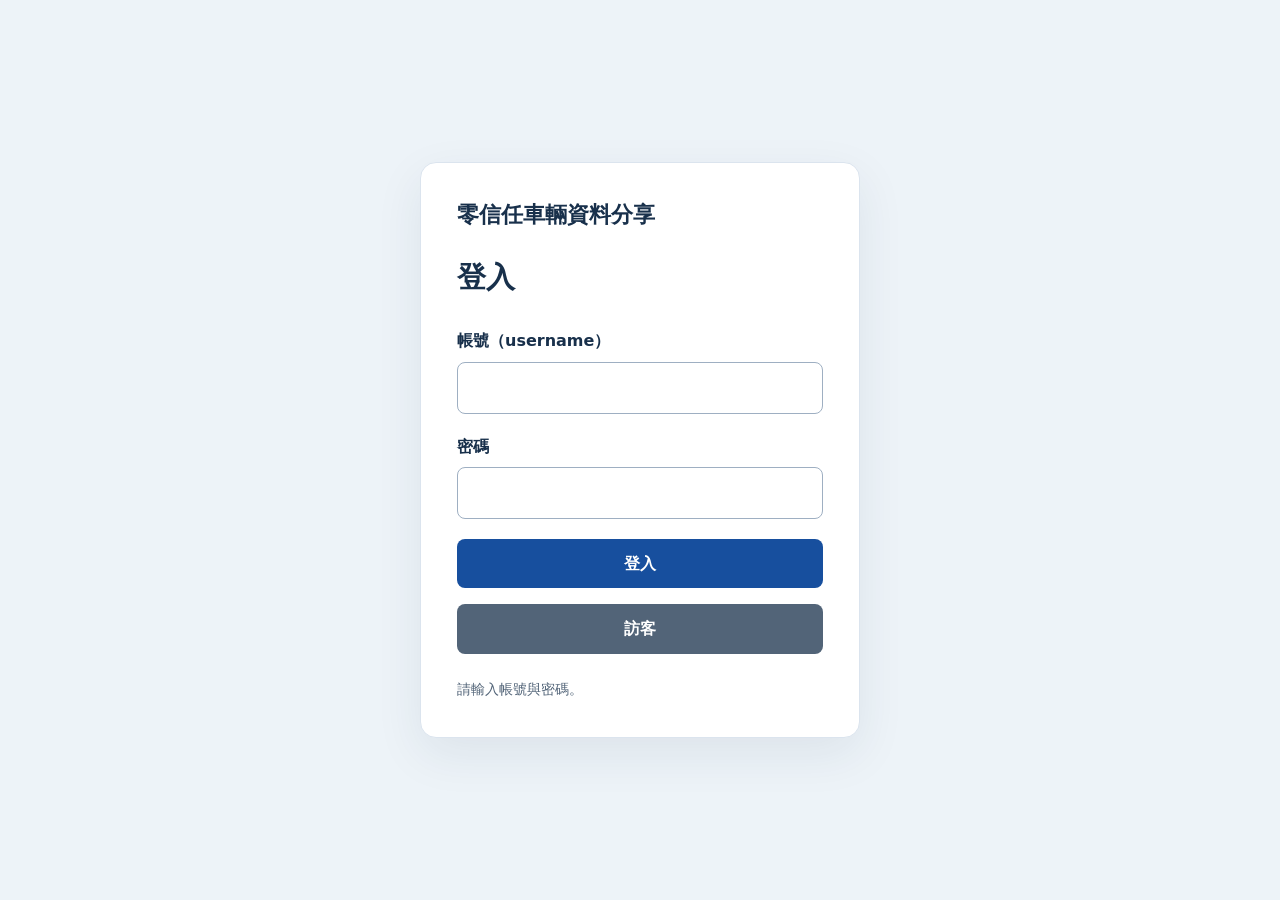
<file: frontend/index.html>
<!DOCTYPE html>
<html lang="zh-Hant">
<head>
    <meta charset="UTF-8">
    <meta name="viewport" content="width=device-width, initial-scale=1.0">
    <title>登入導向｜零信任車輛資料分享</title>
    <link rel="stylesheet" href="style.css">
    <script src="app.js" defer></script>
</head>
<body>
    <main id="role-router">
        <h1>零信任車輛資料分享</h1>
        <p id="message" role="status" aria-live="polite">正在確認身份並前往你的工作區…</p>
        <noscript>請啟用 JavaScript 以導向工作區。</noscript>
    </main>
</body>
</html>
</file>
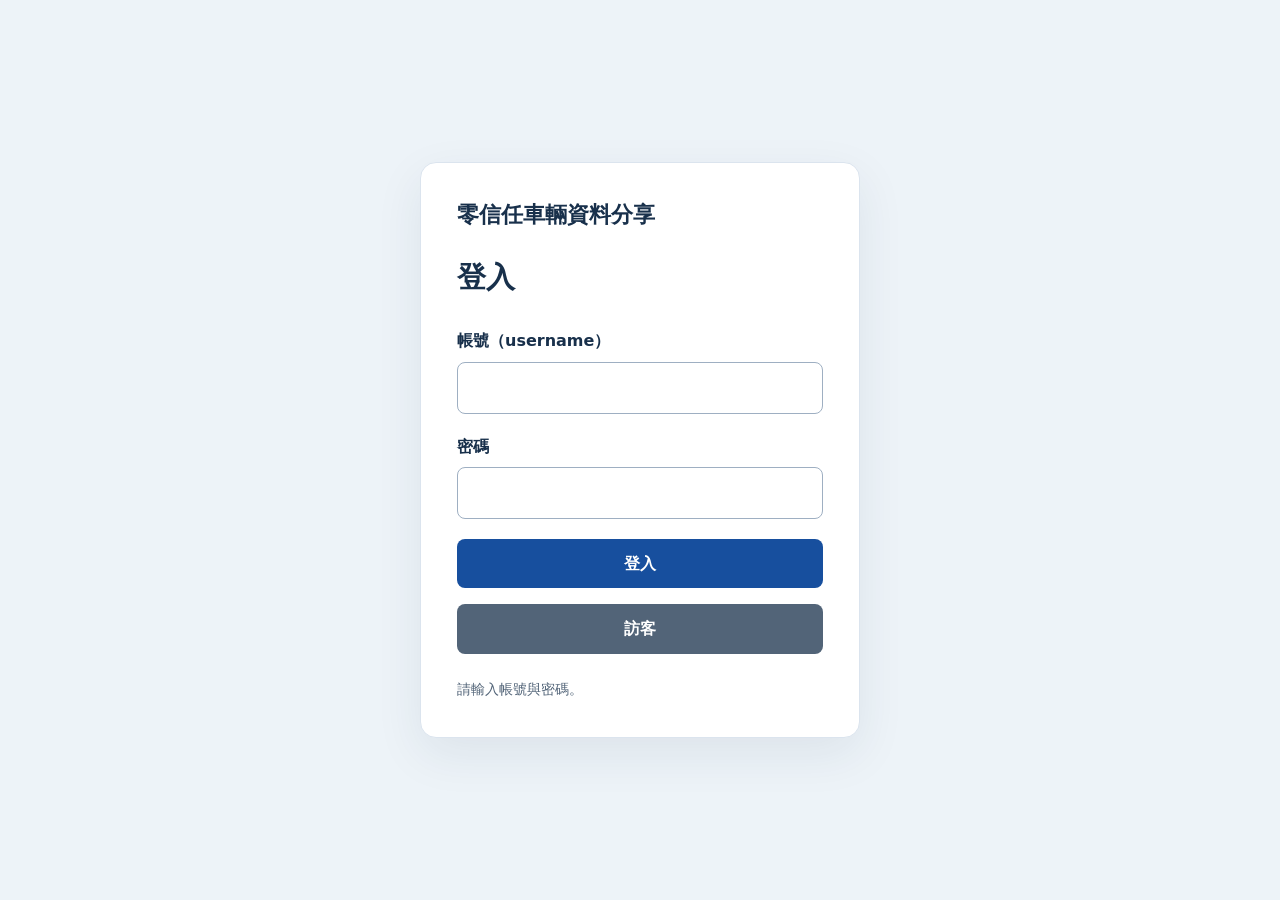
<file: frontend/admin.html>
<!DOCTYPE html>
<html lang="zh-Hant">
<head>
    <meta charset="UTF-8">
    <meta name="viewport" content="width=device-width, initial-scale=1.0">
    <title>系統管理者工作區｜零信任車輛資料分享</title>
    <link rel="stylesheet" href="style.css">
    <script src="app.js" defer></script>
</head>
<body data-role="admin">
    <main class="dashboard">
        <h1>零信任車輛資料分享</h1>
        <section id="profile" hidden aria-label="目前使用者">
            <p class="account-row"><span>帳號</span><strong id="current-username"></strong></p>
            <p class="account-row"><span>角色</span><strong id="current-role"></strong></p>
            <button id="logout" type="button">登出</button>
        </section>
        <section id="workspace" hidden aria-label="系統管理者工作區">
            <h2>系統管理者工作區</h2>
            <p>維護帳號、網站與資料查詢</p>
            <ul class="access-list"><li>可依車牌、時間、位置與速度查詢</li><li>位置與速度預設模糊</li><li>A OTP 解鎖位置；B OTP 解鎖速度</li></ul>
            <div class="metric-grid"><div class="metric-card"><span>網站狀態</span>
<div class="metric-details" id="admin-site-status">
<span>會員數：<strong id="admin-member-count">—</strong></span>
<span>車輛數：<strong id="admin-vehicle-count">—</strong></span>
<span>身分數：<strong id="admin-role-count">—</strong></span>
</div>
<small id="admin-site-status-note">正在載入資料…</small></div></div>
            <div class="role-grid">
<section class="feature-card">
<h3>帳號管理</h3>
<p>輸入帳號（username），查看身分與 email。</p>
<form id="admin-account-form">
<label for="admin-0-0">帳號</label>
<input id="admin-0-0" name="username" type="text" maxlength="50" autocomplete="off" placeholder="請輸入帳號" required>
<div class="preview-actions"><button id="admin-account-submit" type="submit">查看帳號</button></div>
</form>
<div id="admin-account-result" hidden>
<p class="account-row"><span>帳號</span><strong id="admin-account-username"></strong></p>
<p class="account-row"><span>身分</span><strong id="admin-account-role"></strong></p>
<p class="account-row"><span>Email</span><strong id="admin-account-email"></strong></p>
</div>
<p id="admin-account-message" role="status" aria-live="polite"></p>
</section>
<section class="feature-card">
<h3>資料查詢</h3>
<p>依條件查看資料。</p>
<p>車牌必填；可另加速度範圍，速度下限與上限必須一起填寫。查無資料時不提供下載。</p>
<div class="input-pair">
<div><label for="admin-min-speed">速度下限（km/h）</label><input id="admin-min-speed" type="number" min="0" max="300" step="0.1" placeholder="例如 20"></div>
<div><label for="admin-max-speed">速度上限（km/h）</label><input id="admin-max-speed" type="number" min="0" max="300" step="0.1" placeholder="例如 60"></div>
</div>
<label for="admin-query-plate">車牌</label>
<input id="admin-query-plate" type="text" maxlength="32" autocomplete="off" placeholder="例如 V00000">
<p id="admin-available-range">正在載入可查詢時間…</p>
<label for="admin-query-start">開始時間</label>
<input id="admin-query-start" type="datetime-local" step="1">
<label for="admin-query-end">結束時間</label>
<input id="admin-query-end" type="datetime-local" step="1">
<div class="preview-actions"><button id="admin-query-download" type="button">申請資料下載 OTP</button></div>

</section>
<section class="feature-card">
<h3>OTP 申請</h3>
<p>精準位置由主管 A OTP 解鎖，精準速度由主管 B OTP 解鎖。</p>
<p>車牌必填；選擇時間時，開始與結束時間必須一起填寫。</p>
<p>清空兩個時間時使用該車完整資料時間。查無資料時不提供申請或下載。</p>
<form id="admin-otp-form">
<label for="admin-otp-plate">車牌</label>
<input id="admin-otp-plate" name="plate" type="text" maxlength="32" autocomplete="off" placeholder="例如 V00000">
<p id="admin-otp-available-range">正在載入可申請時間…</p>
<label for="admin-otp-start">開始時間</label>
<input id="admin-otp-start" name="start" type="datetime-local" step="1">
<label for="admin-otp-end">結束時間</label>
<input id="admin-otp-end" name="end" type="datetime-local" step="1">
<div class="preview-actions">
<button id="admin-otp-location-submit" type="submit" name="data_type" value="location">送出申請精準位置</button>
<button id="admin-otp-speed-submit" type="submit" name="data_type" value="speed">送出申請精準速度</button>
</div>
</form>
<div id="admin-otp-entry" class="otp-entry" hidden>
<label id="admin-otp-label" for="admin-otp-code">OTP</label>
<input id="admin-otp-code" type="text" inputmode="numeric" pattern="[0-9]*" maxlength="6" autocomplete="one-time-code" placeholder="請輸入 6 位數 OTP">
<button id="admin-otp-verify" type="button">送出 OTP</button>
</div>
<p id="admin-otp-message" role="status" aria-live="polite"></p>
</section>
            </div>
        </section>
        <p id="message" role="status" aria-live="polite">正在驗證登入身份…</p>
        <noscript>請啟用 JavaScript 以驗證登入身份。</noscript>
    </main>
</body>
</html>
</file>
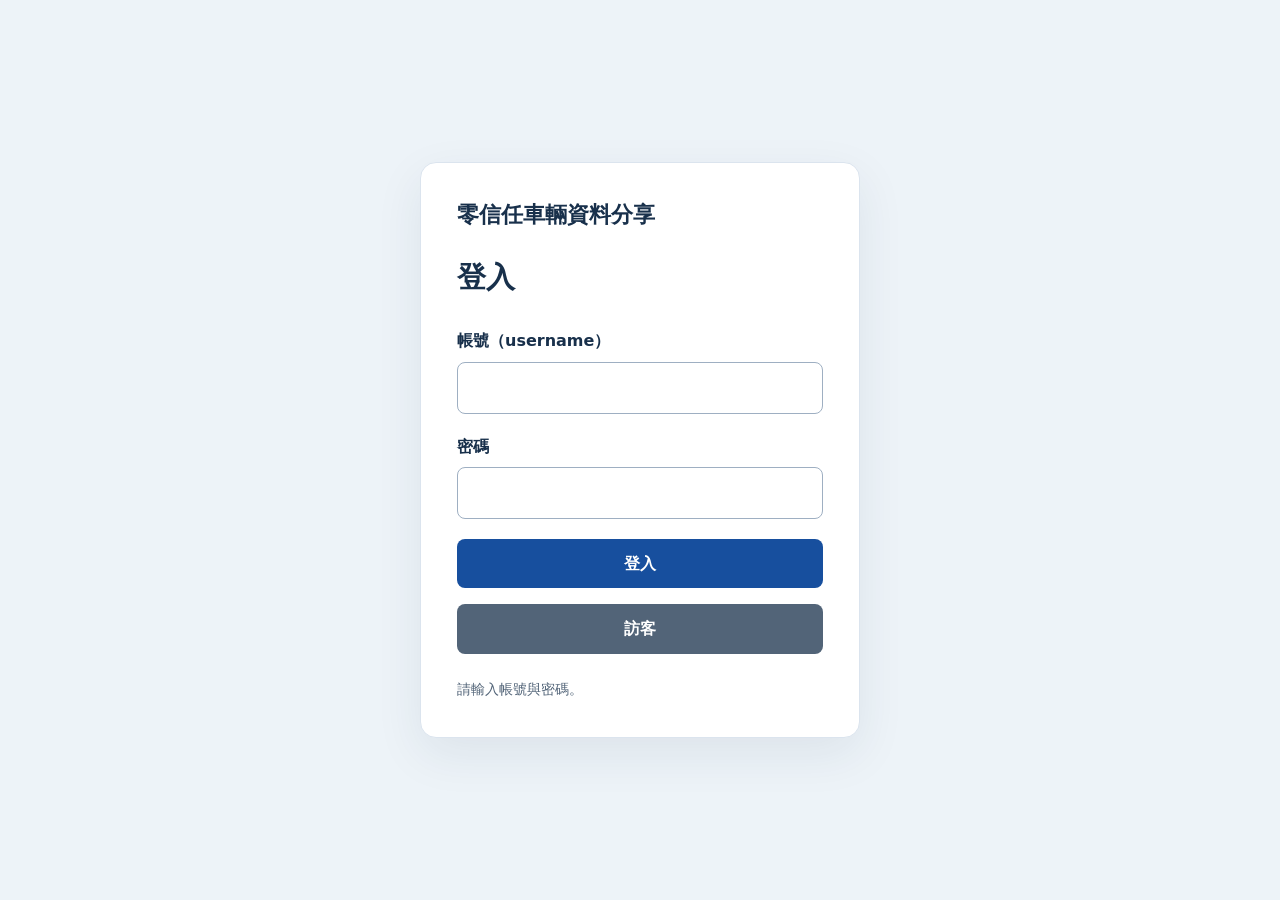
<file: frontend/login.html>
<!DOCTYPE html>
<html lang="zh-Hant">
<head>
    <meta charset="UTF-8">
    <meta name="viewport" content="width=device-width, initial-scale=1.0">
    <title>登入｜零信任車輛資料分享</title>
    <link rel="stylesheet" href="style.css">
    <script src="app.js" defer></script>
</head>
<body>
    <main>
        <h1>零信任車輛資料分享</h1>
        <h2>登入</h2>

        <!-- JavaScript 載入後才啟用提交，避免未攔截的表單送出。 -->
        <form id="login-form" method="post">
            <p>
                <label for="username">帳號（username）</label>
                <input id="username" name="username" type="text"
                       autocomplete="username" maxlength="50" required>
            </p>
            <p>
                <label for="password">密碼</label>
                <input id="password" name="password" type="password"
                       autocomplete="current-password" required>
            </p>
            <button type="button" disabled>登入（等待 JavaScript 載入）</button>
        </form>

        <p class="public-entry"><a class="button-link" href="visitor.html">訪客</a></p>

        <p id="message" role="status" aria-live="polite">
            正在載入登入功能，請確認瀏覽器已啟用 JavaScript。
        </p>
    </main>
</body>
</html>
</file>
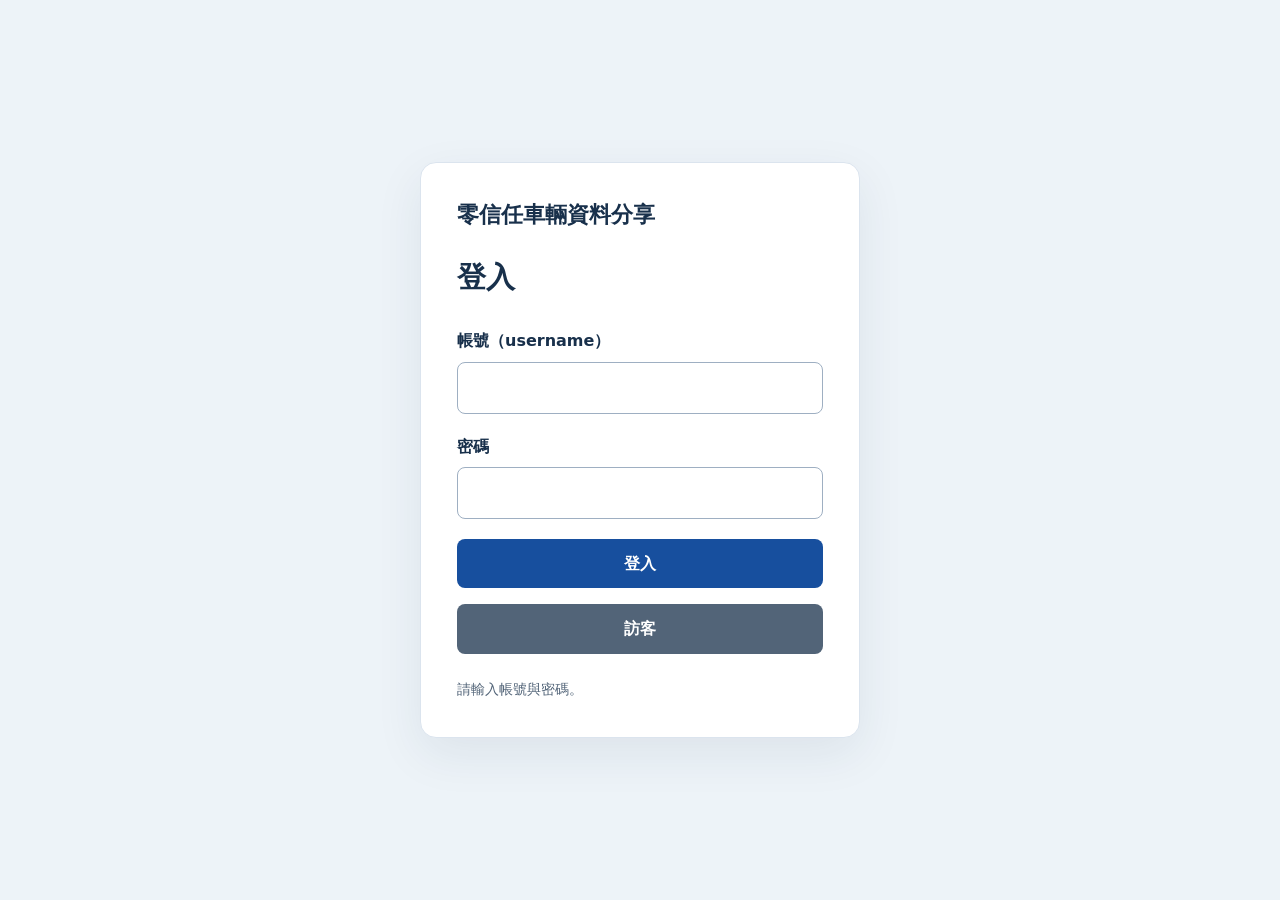
<file: frontend/owner.html>
<!DOCTYPE html>
<html lang="zh-Hant">
<head>
    <meta charset="UTF-8">
    <meta name="viewport" content="width=device-width, initial-scale=1.0">
    <title>車主工作區｜零信任車輛資料分享</title>
    <link rel="stylesheet" href="style.css">
    <script src="app.js" defer></script>
</head>
<body data-role="owner">
    <main class="dashboard">
        <h1>零信任車輛資料分享</h1>
        <section id="profile" hidden aria-label="目前使用者">
            <p class="account-row"><span>帳號</span><strong id="current-username"></strong></p>
            <p class="account-row"><span>角色</span><strong id="current-role"></strong></p>
            <button id="logout" type="button">登出</button>
        </section>
        <section id="workspace" hidden aria-label="車主工作區">
            <h2>車主工作區</h2>
            <p>查詢自己的車牌資料</p>
            <p class="preview-notice">位置資料會移除每趟行程首尾，並以加入固定隨機偏移的近似經緯度呈現；下載內容不包含原始 GPS 座標。</p>
            <ul class="access-list"><li>只能查詢本人綁定的車牌</li><li>時間可留白，代表查詢全部模擬期間</li></ul>
            
            <div class="role-grid">
<section class="feature-card">
<h3>我的車牌資料</h3>
<p>輸入本人綁定的車牌，選擇要下載的位置或速度資料。</p>
<label for="owner-plate">車牌</label>
<input id="owner-plate" type="text" maxlength="32" autocomplete="off" placeholder="例如 V00000" required>
<p id="owner-available-range">正在載入可查詢時間…</p>
<label for="owner-start">開始時間（選填）</label>
<input id="owner-start" type="datetime-local" step="1">
<label for="owner-end">結束時間（選填）</label>
<input id="owner-end" type="datetime-local" step="1">
<div class="preview-actions">
<button type="button" data-owner-export="location">申請模糊位置下載 OTP</button>
<button type="button" data-owner-export="speed">申請模糊速度下載 OTP</button>
</div>
</section>
            </div>
        </section>
        <p id="message" role="status" aria-live="polite">正在驗證登入身份…</p>
        <noscript>請啟用 JavaScript 以驗證登入身份。</noscript>
    </main>
</body>
</html>
</file>
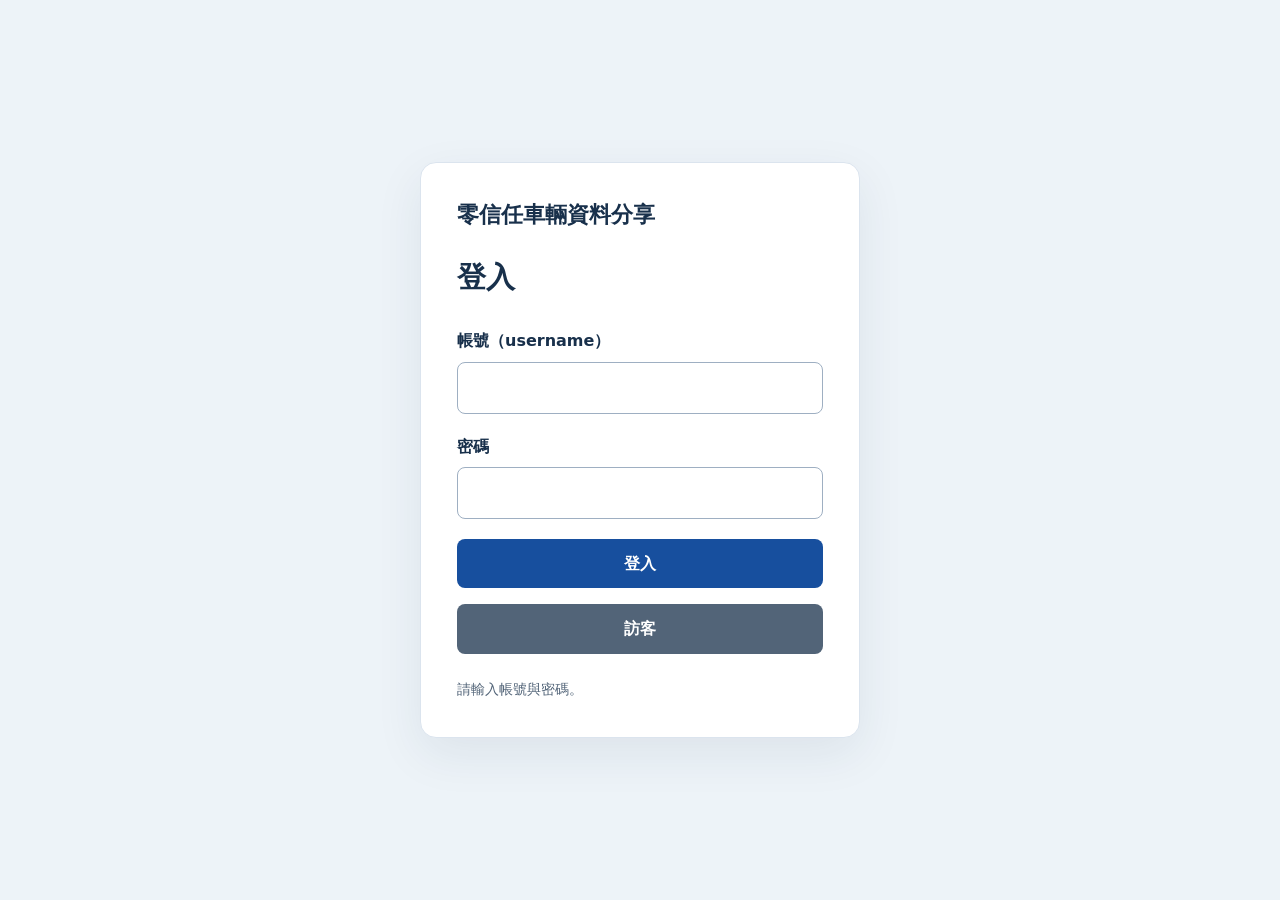
<file: frontend/police.html>
<!DOCTYPE html>
<html lang="zh-Hant">
<head>
    <meta charset="UTF-8">
    <meta name="viewport" content="width=device-width, initial-scale=1.0">
    <title>警方工作區｜零信任車輛資料分享</title>
    <link rel="stylesheet" href="style.css">
    <script src="app.js" defer></script>
</head>
<body data-role="police">
    <main class="dashboard">
        <h1>零信任車輛資料分享</h1>
        <section id="profile" hidden aria-label="目前使用者">
            <p class="account-row"><span>帳號</span><strong id="current-username"></strong></p>
            <p class="account-row"><span>角色</span><strong id="current-role"></strong></p>
            <button id="logout" type="button">登出</button>
        </section>
        <section id="workspace" hidden aria-label="警方工作區">
            <h2>警方工作區</h2>
            <p>肇逃、事故案件調查</p>
            <p class="preview-notice">精準資料需透過 Email OTP 驗證；左側模糊資料下載按鈕仍為介面展示。</p>
            <ul class="access-list"><li>依車牌與時間查詢</li><li>時間精準，位置與速度預設模糊</li><li>Email OTP 驗證後解鎖授權欄位</li></ul>
            
            <div class="role-grid">
<section class="feature-card">
<h3>資料查詢</h3>
<p>填寫車牌與時間條件。</p>
<label for="police-0-1">車牌</label>
<input id="police-0-1" type="text" placeholder="請輸入車牌">
<label for="police-0-2">開始時間</label>
<input id="police-0-2" type="datetime-local">
<label for="police-0-3">結束時間</label>
<input id="police-0-3" type="datetime-local">
<div class="preview-actions"><button type="button" data-preview>下載模糊位置 CSV</button>
<button type="button" data-preview>下載模糊速度 CSV</button></div>

</section>
<section class="feature-card">
<h3>OTP 申請</h3>
<p>精準位置與精準速度分別申請 Email OTP。</p>
<p>車牌必填，並選擇完整的開始與結束時間。</p>
<form id="police-otp-form">
<label for="police-otp-plate">車牌</label>
<input id="police-otp-plate" name="plate" type="text" maxlength="32" autocomplete="off" placeholder="例如 V00000">
<p id="police-otp-available-range">正在載入可申請時間…</p>
<label for="police-otp-start">開始時間</label>
<input id="police-otp-start" name="start" type="datetime-local" step="1">
<label for="police-otp-end">結束時間</label>
<input id="police-otp-end" name="end" type="datetime-local" step="1">
<div id="police-otp-request-actions" class="preview-actions">
<button type="submit" name="data_type" value="location">送出申請精準位置</button>
<button type="submit" name="data_type" value="speed">送出申請精準速度</button>
</div>
</form>
<div id="police-otp-entry" class="otp-entry" hidden>
<label id="police-otp-label" for="police-otp-code">Email OTP</label>
<input id="police-otp-code" type="text" inputmode="numeric" pattern="[0-9]*" maxlength="6" autocomplete="one-time-code" placeholder="請輸入 6 位數 Email OTP">
<button id="police-otp-submit" type="button">送出 OTP</button>
</div>
<p id="police-otp-message" role="status" aria-live="polite"></p>

</section>
            </div>
        </section>
        <p id="message" role="status" aria-live="polite">正在驗證登入身份…</p>
        <noscript>請啟用 JavaScript 以驗證登入身份。</noscript>
    </main>
</body>
</html>
</file>
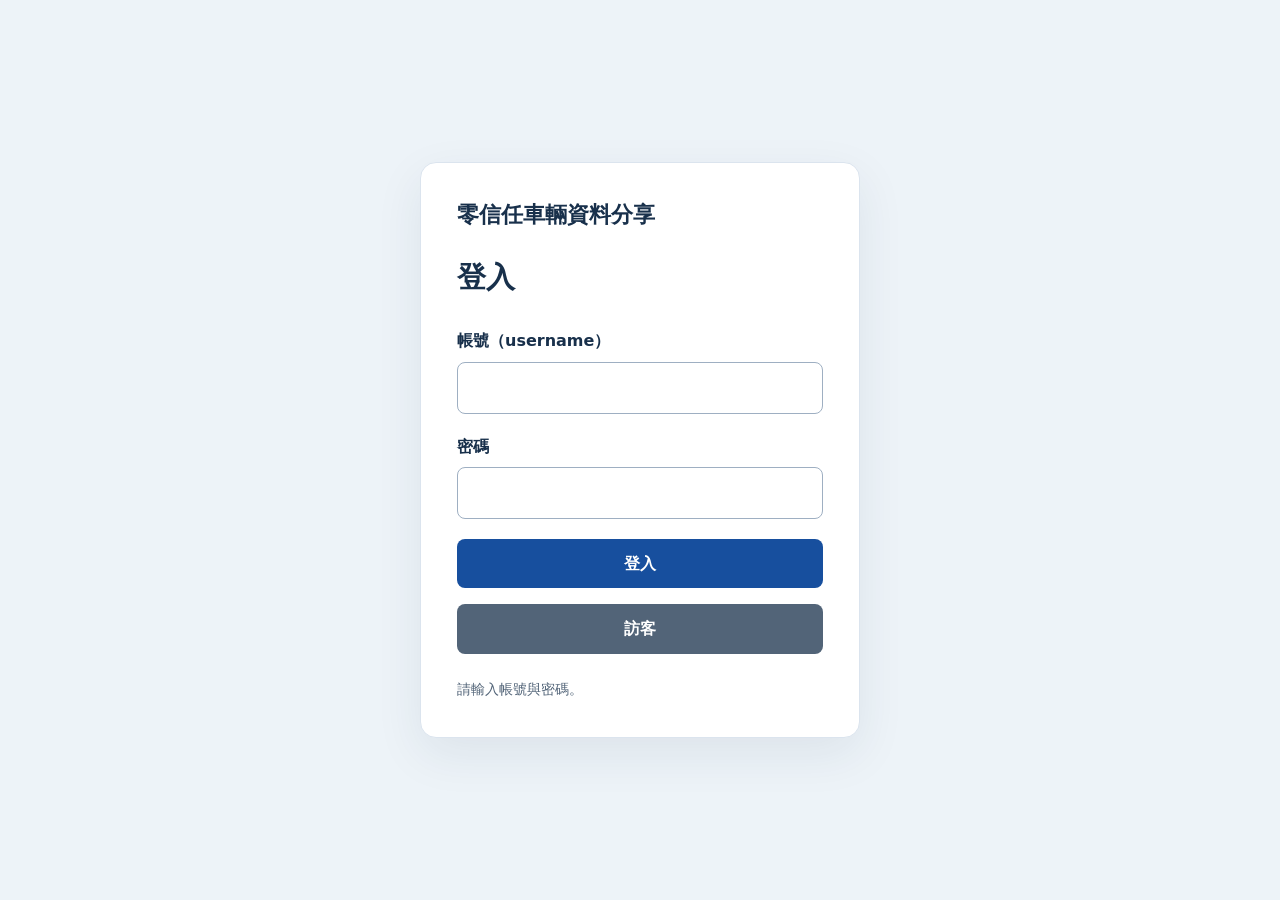
<file: frontend/researcher.html>
<!DOCTYPE html>
<html lang="zh-Hant">
<head>
    <meta charset="UTF-8">
    <meta name="viewport" content="width=device-width, initial-scale=1.0">
    <title>交通研究者工作區｜零信任車輛資料分享</title>
    <link rel="stylesheet" href="style.css">
    <script src="app.js" defer></script>
</head>
<body data-role="researcher">
    <main class="dashboard">
        <h1>零信任車輛資料分享</h1>
        <section id="profile" hidden aria-label="目前使用者">
            <p class="account-row"><span>帳號</span><strong id="current-username"></strong></p>
            <p class="account-row"><span>角色</span><strong id="current-role"></strong></p>
            <button id="logout" type="button">登出</button>
        </section>
        <section id="workspace" hidden aria-label="交通研究者工作區">
            <h2>交通研究者工作區</h2>
            <p>研究車流與交通行為</p>
            <p class="preview-notice">介面展示：以下內容與操作尚未連接資料查詢、申請、審核或 OTP 服務。</p>
            <ul class="access-list"><li>只能依時間查詢</li><li>時間粗化、位置與速度模糊</li><li>車牌假名化，使用完整 PETs</li></ul>
            
            <div class="role-grid">
<section class="feature-card">
<h3>研究資料</h3>
<p>取得經隱私處理的研究資料，不提供指定車牌查詢。</p>
<p id="researcher-available-range">正在載入可查詢時間…</p>
<label for="researcher-start">開始時間</label>
<input id="researcher-start" type="datetime-local" step="1">
<label for="researcher-end">結束時間</label>
<input id="researcher-end" type="datetime-local" step="1">
<div class="preview-actions"><button id="researcher-download" type="button">查看研究資料</button></div>

</section>
            </div>
        </section>
        <p id="message" role="status" aria-live="polite">正在驗證登入身份…</p>
        <noscript>請啟用 JavaScript 以驗證登入身份。</noscript>
    </main>
</body>
</html>
</file>
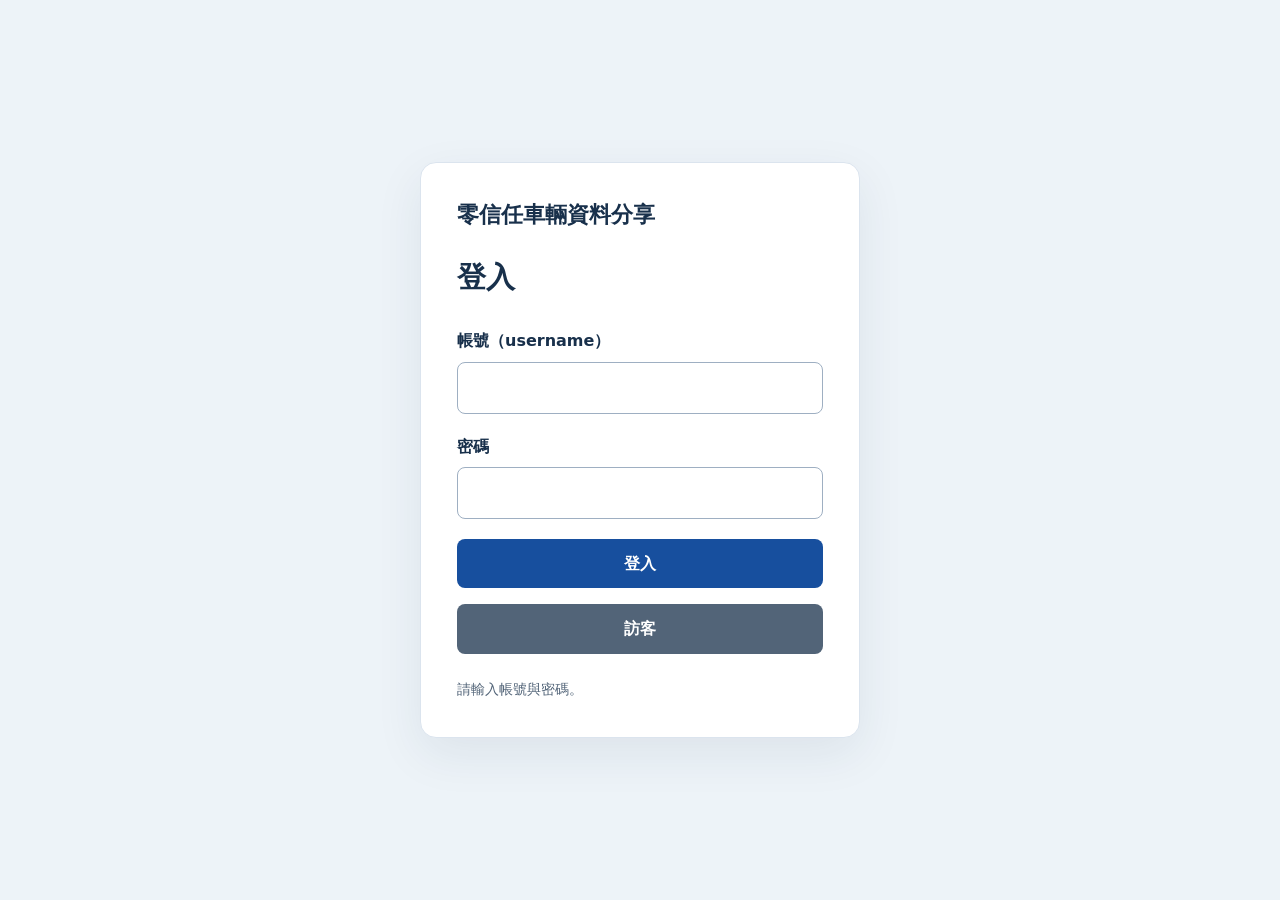
<file: frontend/supervisor_a.html>
<!DOCTYPE html>
<html lang="zh-Hant">
<head>
    <meta charset="UTF-8">
    <meta name="viewport" content="width=device-width, initial-scale=1.0">
    <title>主管 A工作區｜零信任車輛資料分享</title>
    <link rel="stylesheet" href="style.css">
    <script src="app.js" defer></script>
</head>
<body data-role="supervisor_a">
    <main class="dashboard">
        <h1>零信任車輛資料分享</h1>
        <section id="profile" hidden aria-label="目前使用者">
            <p class="account-row"><span>帳號</span><strong id="current-username"></strong></p>
            <p class="account-row"><span>角色</span><strong id="current-role"></strong></p>
            <button id="logout" type="button">登出</button>
        </section>
        <section id="workspace" hidden aria-label="主管 A工作區">
            <h2>主管 A工作區</h2>
            <p>查詢精準位置資料，並透過主管 B OTP 解鎖精準速度</p>
            <p class="preview-notice">OTP 驗證碼會寄至指定 Email，五分鐘內有效；資料申請尚未串接實際主管核准。</p>
            <ul class="access-list"><li>依車牌與時間查詢</li><li>時間與位置精準</li><li>速度預設模糊；主管 B OTP 解鎖</li></ul>
            
            <div class="role-grid">

<section class="feature-card">
<h3>精準速度使用申請</h3>
<p>說明使用目的及所需的車輛、時間範圍，透過 Email OTP 驗證後下載。</p>
<label for="supervisor_a-0-0">使用目的</label>
<input id="supervisor_a-0-0" type="text" placeholder="請輸入使用目的">
<label for="supervisor_a-0-1">車輛</label>
<input id="supervisor_a-0-1" type="text" placeholder="請輸入車輛">
<p id="supervisor-a-request-available-range">正在載入可申請時間…</p>
<label for="supervisor_a-0-2">開始時間</label>
<input id="supervisor_a-0-2" type="datetime-local" step="1">
<label for="supervisor_a-0-3">結束時間</label>
<input id="supervisor_a-0-3" type="datetime-local" step="1">
<div class="preview-actions"><button id="supervisor-a-request-submit" type="button">送出申請</button></div>
<div id="supervisor-a-otp-entry" class="otp-entry" hidden>
<input id="supervisor-a-otp-code" type="text" inputmode="numeric" pattern="[0-9]*" maxlength="6" autocomplete="one-time-code" aria-label="Email OTP" placeholder="請輸入 6 位數 OTP">
<button id="supervisor-a-otp-submit" type="button">送出 OTP</button>
</div>
</section>

<section class="feature-card">
<h3>位置資料查詢</h3>
<p>依車牌及時間查看位置資料。</p>
<p id="supervisor-a-available-range">正在載入可查詢時間…</p>
<label for="supervisor-a-plate">車牌</label>
<input id="supervisor-a-plate" type="text" maxlength="32" autocomplete="off" placeholder="例如 V00000">
<label for="supervisor-a-start">開始時間</label>
<input id="supervisor-a-start" type="datetime-local" step="1">
<label for="supervisor-a-end">結束時間</label>
<input id="supervisor-a-end" type="datetime-local" step="1">
<div class="preview-actions"><button id="supervisor-a-download" type="button">申請精準位置下載 OTP</button></div>

</section>
            </div>
        </section>
        <p id="message" role="status" aria-live="polite">正在驗證登入身份…</p>
        <noscript>請啟用 JavaScript 以驗證登入身份。</noscript>
    </main>
</body>
</html>
</file>
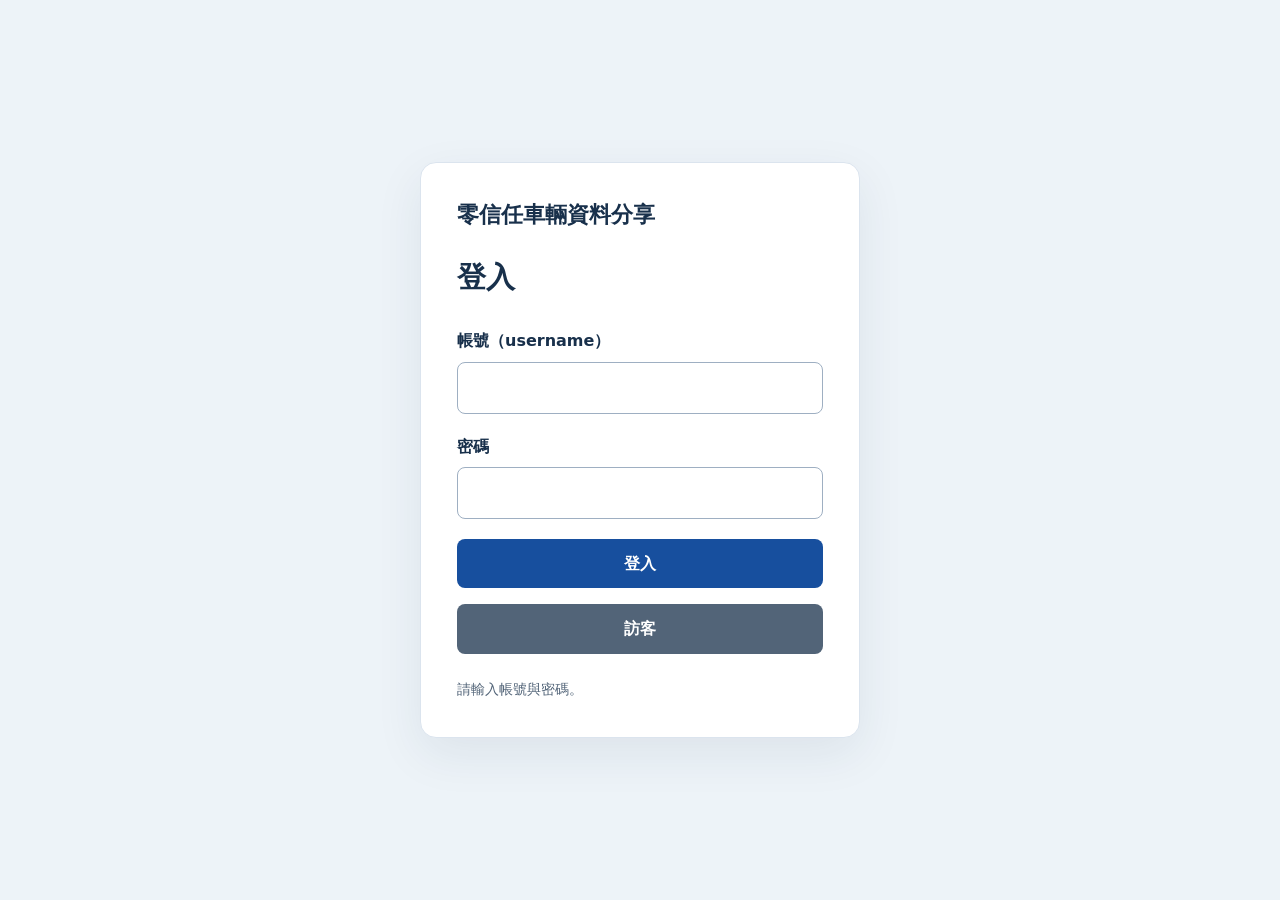
<file: frontend/supervisor_b.html>
<!DOCTYPE html>
<html lang="zh-Hant">
<head>
    <meta charset="UTF-8">
    <meta name="viewport" content="width=device-width, initial-scale=1.0">
    <title>主管 B工作區｜零信任車輛資料分享</title>
    <link rel="stylesheet" href="style.css">
    <script src="app.js" defer></script>
</head>
<body data-role="supervisor_b">
    <main class="dashboard">
        <h1>零信任車輛資料分享</h1>
        <section id="profile" hidden aria-label="目前使用者">
            <p class="account-row"><span>帳號</span><strong id="current-username"></strong></p>
            <p class="account-row"><span>角色</span><strong id="current-role"></strong></p>
            <button id="logout" type="button">登出</button>
        </section>
        <section id="workspace" hidden aria-label="主管 B工作區">
            <h2>主管 B工作區</h2>
            <p>查詢精準速度資料，並透過主管 A OTP 解鎖精準位置</p>
            <ul class="access-list"><li>依車牌與時間查詢</li><li>時間與速度精準</li><li>位置預設模糊；主管 A OTP 解鎖</li></ul>
            
            <div class="role-grid">

<section class="feature-card">
<h3>精準位置使用申請</h3>
<p>說明使用目的及所需的車輛、時間範圍，送出後輸入主管 A OTP 取得精準位置。</p>
<label for="supervisor_b-0-0">使用目的</label>
<input id="supervisor_b-0-0" type="text" placeholder="請輸入使用目的">
<label for="supervisor_b-0-1">車輛</label>
<input id="supervisor_b-0-1" type="text" placeholder="請輸入車輛">
<p id="supervisor-b-request-available-range">正在載入可申請時間…</p>
<label for="supervisor_b-0-2">開始時間</label>
<input id="supervisor_b-0-2" type="datetime-local" step="1">
<label for="supervisor_b-0-3">結束時間</label>
<input id="supervisor_b-0-3" type="datetime-local" step="1">
<div class="preview-actions"><button id="supervisor-b-request-submit" type="button">送出申請</button></div>
<div id="supervisor-b-otp-entry" class="otp-entry" hidden>
<input id="supervisor-b-otp-code" type="text" inputmode="numeric" pattern="[0-9]*" maxlength="6" autocomplete="one-time-code" aria-label="Email OTP" placeholder="請輸入 6 位數 OTP">
<button id="supervisor-b-otp-submit" type="button">送出 OTP</button>
</div>
</section>

<section class="feature-card">
<h3>速度資料查詢</h3>
<p>依車牌及時間查看速度資料。</p>
<p id="supervisor-b-available-range">正在載入可查詢時間…</p>
<label for="supervisor-b-plate">車牌</label>
<input id="supervisor-b-plate" type="text" maxlength="32" autocomplete="off" placeholder="例如 V00000">
<label for="supervisor-b-start">開始時間</label>
<input id="supervisor-b-start" type="datetime-local" step="1">
<label for="supervisor-b-end">結束時間</label>
<input id="supervisor-b-end" type="datetime-local" step="1">
<div class="preview-actions"><button id="supervisor-b-download" type="button">申請精準速度下載 OTP</button></div>

</section>
            </div>
        </section>
        <p id="message" role="status" aria-live="polite">正在驗證登入身份…</p>
        <noscript>請啟用 JavaScript 以驗證登入身份。</noscript>
    </main>
</body>
</html>
</file>
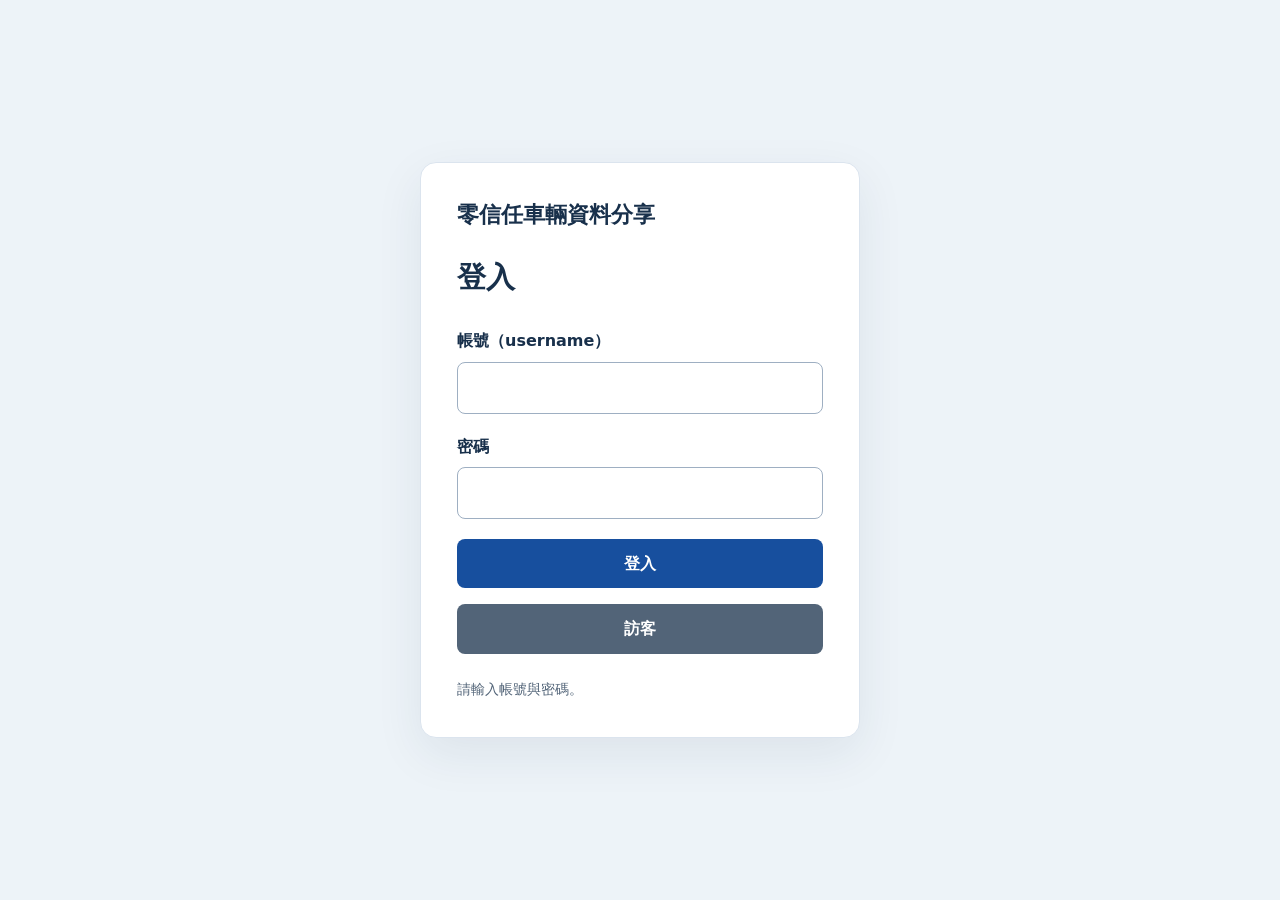
<file: frontend/vendor.html>
<!DOCTYPE html>
<html lang="zh-Hant">
<head>
    <meta charset="UTF-8">
    <meta name="viewport" content="width=device-width, initial-scale=1.0">
    <title>合作廠商工作區｜零信任車輛資料分享</title>
    <link rel="stylesheet" href="style.css">
    <script src="app.js" defer></script>
</head>
<body data-role="vendor">
    <main class="dashboard">
        <h1>零信任車輛資料分享</h1>
        <section id="profile" hidden aria-label="目前使用者">
            <p class="account-row"><span>帳號</span><strong id="current-username"></strong></p>
            <p class="account-row"><span>角色</span><strong id="current-role"></strong></p>
            <button id="logout" type="button">登出</button>
        </section>
        <section id="workspace" hidden aria-label="合作廠商工作區">
            <h2>合作廠商工作區</h2>
            <p>分析核准範圍內的車輛或事故資料</p>
            <p class="preview-notice">OTP 驗證碼會寄至指定 Email，五分鐘內有效；資料申請尚未串接實際主管核准。</p>
            <ul class="access-list"><li>依核准車輛與時間範圍查詢</li><li>時間與速度精準</li><li>位置預設模糊；主管 A OTP 解鎖</li></ul>
            
            <div class="role-grid">
<section class="feature-card">
<h3>資料使用申請</h3>
<p>說明使用目的及所需的車輛、時間範圍。</p>
<label for="vendor-0-0">使用目的</label>
<input id="vendor-0-0" type="text" placeholder="請輸入使用目的">
<label for="vendor-0-1">車輛</label>
<input id="vendor-0-1" type="text" placeholder="請輸入車輛">
<p id="vendor-request-available-range">正在載入可申請時間…</p>
<label for="vendor-0-2">開始時間</label>
<input id="vendor-0-2" type="datetime-local" step="1">
<label for="vendor-0-3">結束時間</label>
<input id="vendor-0-3" type="datetime-local" step="1">
<div class="preview-actions"><button id="vendor-request-submit" type="button">送出申請</button></div>
<div id="vendor-otp-entry" class="otp-entry" hidden>
<input id="vendor-otp-code" type="text" inputmode="numeric" pattern="[0-9]*" maxlength="6" autocomplete="one-time-code" aria-label="Email OTP" placeholder="請輸入 6 位數 OTP">
<button id="vendor-otp-submit" type="button">送出 OTP</button>
</div>

</section>
<section class="feature-card">
<h3>核准資料分析</h3>
<p>查看核准範圍內的資料，並申請精準位置。</p>
<p id="vendor-available-range">正在載入可查詢時間…</p>
<label for="vendor-plate">車牌</label>
<input id="vendor-plate" type="text" maxlength="32" autocomplete="off" placeholder="例如 V00000">
<label for="vendor-start">開始時間</label>
<input id="vendor-start" type="datetime-local" step="1">
<label for="vendor-end">結束時間</label>
<input id="vendor-end" type="datetime-local" step="1">
<div class="preview-actions">
<button type="button" data-vendor-export="location">申請模糊位置下載 OTP</button>
<button type="button" data-vendor-export="speed">申請精準速度下載 OTP</button>
</div>

</section>
            </div>
        </section>
        <p id="message" role="status" aria-live="polite">正在驗證登入身份…</p>
        <noscript>請啟用 JavaScript 以驗證登入身份。</noscript>
    </main>
</body>
</html>
</file>
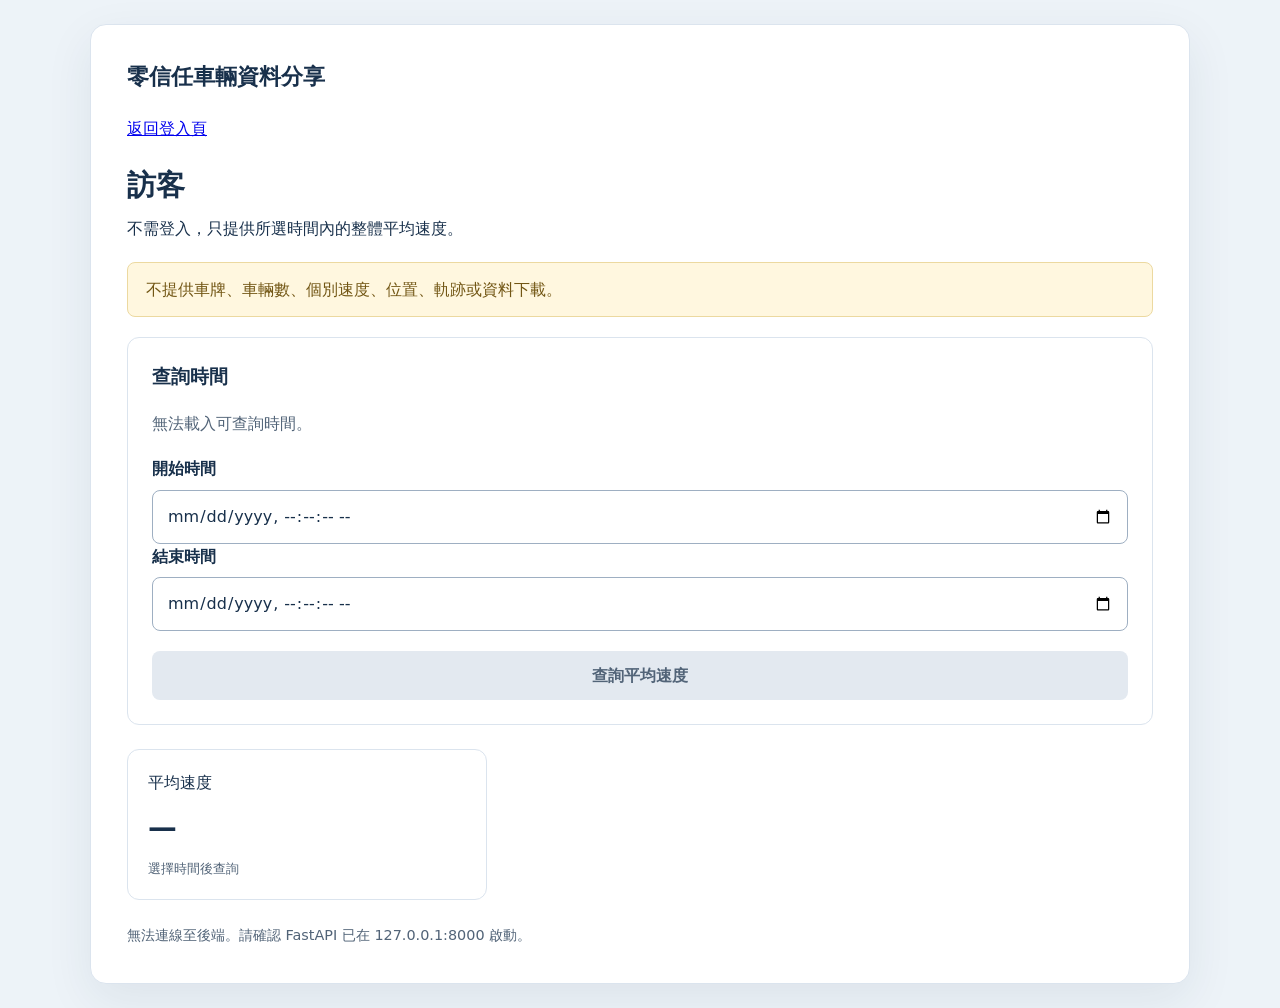
<file: frontend/visitor.html>
<!DOCTYPE html>
<html lang="zh-Hant">
<head>
    <meta charset="UTF-8">
    <meta name="viewport" content="width=device-width, initial-scale=1.0">
    <title>訪客工作區｜零信任車輛資料分享</title>
    <link rel="stylesheet" href="style.css">
    <script src="app.js" defer></script>
</head>
<body data-public-page="visitor">
    <main class="dashboard">
        <h1>零信任車輛資料分享</h1>
        <p><a href="login.html">返回登入頁</a></p>
        <section id="public-visitor" aria-label="公開訪客交通統計">
            <h2>訪客</h2>
            <p>不需登入，只提供所選時間內的整體平均速度。</p>
            <p class="preview-notice">不提供車牌、車輛數、個別速度、位置、軌跡或資料下載。</p>
            <div class="role-grid">
<section class="feature-card">
<h3>查詢時間</h3>
<p id="visitor-available-range">正在載入可查詢時間…</p>
<label for="visitor-start">開始時間</label>
<input id="visitor-start" type="datetime-local" step="1">
<label for="visitor-end">結束時間</label>
<input id="visitor-end" type="datetime-local" step="1">
<div class="preview-actions"><button id="visitor-query" type="button">查詢平均速度</button></div>
</section>
            </div>
            <div class="metric-grid single-metric">
                <div class="metric-card">
                    <span>平均速度</span>
                    <strong id="visitor-average-speed">—</strong>
                    <small id="visitor-average-note">選擇時間後查詢</small>
                </div>
            </div>
        </section>
        <p id="message" role="status" aria-live="polite">正在載入公開交通統計…</p>
        <noscript>請啟用 JavaScript 以查詢平均速度。</noscript>
    </main>
</body>
</html>
</file>
<file: frontend/style.css>
/* 基本配色與尺寸 */
:root {
    color-scheme: light;
    font-family: system-ui, -apple-system, BlinkMacSystemFont, "Segoe UI", sans-serif;
    color: #18304b;
    background: #edf3f8;
    line-height: 1.6;
}

* {
    box-sizing: border-box;
}

/* 登入卡片：手機與桌面皆置中 */
body {
    margin: 0;
    min-height: 100vh;
    min-height: 100svh;
    display: grid;
    place-items: center;
    padding: 24px;
}

main {
    width: 100%;
    max-width: 440px;
    padding: 36px;
    background: #fff;
    border: 1px solid #dbe4ee;
    border-radius: 16px;
    box-shadow: 0 16px 48px rgb(24 48 75 / 8%);
}

h1 {
    margin: 0 0 24px;
    font-size: 1.4rem;
    line-height: 1.4;
}

h2 {
    margin: 0 0 8px;
    font-size: 1.8rem;
}

p {
    margin: 0 0 20px;
}

/* 表單 */
form {
    margin-top: 28px;
}

label {
    display: block;
    margin-bottom: 8px;
    font-weight: 600;
}

input,
select {
    width: 100%;
    padding: 12px 14px;
    border: 1px solid #9eafc2;
    border-radius: 8px;
    background: #fff;
    color: inherit;
    font: inherit;
}

input:focus-visible,
button:focus-visible {
    outline: 3px solid #2263bf;
    outline-offset: 3px;
}

button {
    width: 100%;
    min-height: 48px;
    padding: 12px 16px;
    border: 0;
    border-radius: 8px;
    background: #174f9e;
    color: #fff;
    font: inherit;
    font-weight: 600;
    cursor: pointer;
}

button:hover:not(:disabled) {
    background: #103c7b;
}

button:disabled {
    background: #e3e9f0;
    color: #526478;
    cursor: not-allowed;
}

.button-link {
    display: block;
    width: 100%;
    min-height: 48px;
    padding: 12px 16px;
    border-radius: 8px;
    background: #526478;
    color: #fff;
    font-weight: 600;
    text-align: center;
    text-decoration: none;
}

.button-link:hover { background: #3f5062; }
.public-entry { margin: 16px 0 0; }

#message {
    margin: 24px 0 0;
    color: #526478;
    font-size: 0.9rem;
    overflow-wrap: anywhere;
}

.account-row {
    display: flex;
    justify-content: space-between;
    gap: 24px;
    padding-bottom: 12px;
    border-bottom: 1px solid #dbe4ee;
}

.account-row strong {
    overflow-wrap: anywhere;
    text-align: right;
}

@media (max-width: 480px) {
    body {
        padding: 16px;
    }

    main {
        padding: 24px;
    }
}

main.dashboard { max-width: 1100px; }
#workspace { margin-top: 32px; }
.table-scroll { overflow-x: auto; margin-bottom: 24px; }
table { width: 100%; border-collapse: collapse; font-size: .9rem; }
th, td { padding: 12px; border-bottom: 1px solid #dbe4ee; text-align: left; overflow-wrap: anywhere; }
th { background: #edf3f8; white-space: nowrap; }
#workspace-data button { width: auto; margin: 8px; }
#refresh-workspace { margin-top: 24px; }

.preview-notice { padding: 14px 18px; background: #fff7df; border: 1px solid #ecd9a0; border-radius: 8px; color: #725614; }
.access-list { padding: 16px 32px; background: #edf3f8; border-radius: 8px; }
.role-grid { display: grid; grid-template-columns: repeat(auto-fit, minmax(min(100%, 300px), 1fr)); gap: 20px; }
.feature-card { padding: 24px; border: 1px solid #dbe4ee; border-radius: 12px; }
.feature-card h3 { margin-top: 0; }
.feature-card p { color: #526478; }
.preview-actions { display: grid; gap: 10px; margin-top: 20px; }
.otp-entry { display: grid; grid-template-columns: minmax(0, 1fr) auto; gap: 10px; margin-top: 20px; align-items: end; }
.otp-entry[hidden] { display: none; }
.otp-entry input, .otp-entry button { margin: 0; }
#workspace-data .preview-actions button { width: 100%; margin: 0; }
.metric-grid { display: grid; grid-template-columns: repeat(auto-fit, minmax(150px, 1fr)); gap: 16px; margin-bottom: 24px; }
.metric-card { padding: 20px; border: 1px solid #dbe4ee; border-radius: 12px; display: grid; gap: 8px; }
.metric-card strong { font-size: 1.8rem; }
.metric-card small { color: #526478; }
.metric-details { display: grid; gap: 6px; }
.metric-details strong { font-size: inherit; }
.single-metric { max-width: 360px; margin-top: 24px; }
input[readonly] { background: #edf3f8; }
.query-placeholder { margin: 20px 0 0; padding: 24px; border: 1px dashed #9eafc2; border-radius: 8px; text-align: center; }
</file>
